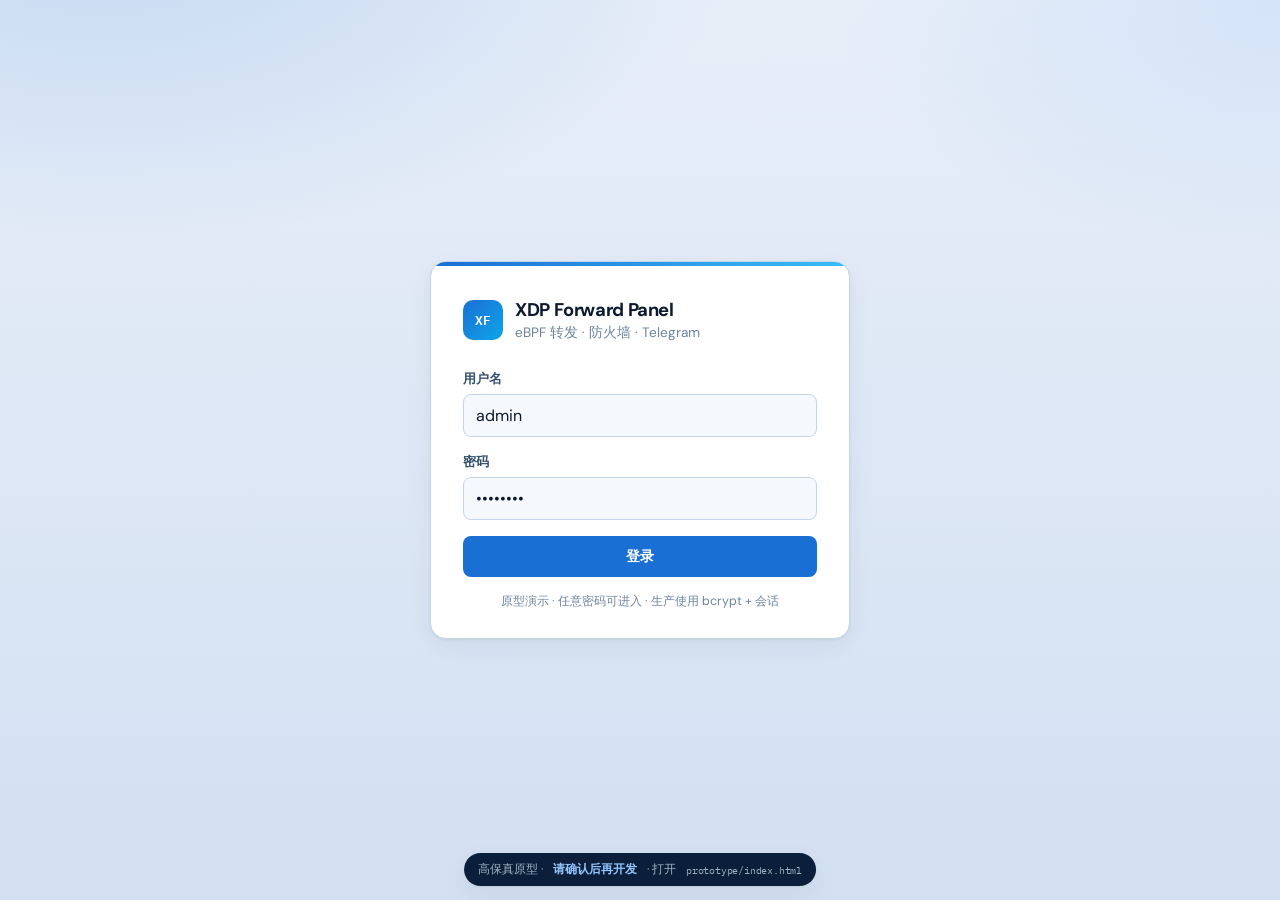
<file: prototype/index.html>
<!DOCTYPE html>
<html lang="zh-CN">
<head>
  <meta charset="UTF-8" />
  <meta name="viewport" content="width=device-width, initial-scale=1" />
  <title>XDP Forward Panel — 原型</title>
  <link rel="preconnect" href="https://fonts.googleapis.com" />
  <link rel="preconnect" href="https://fonts.gstatic.com" crossorigin />
  <link href="https://fonts.googleapis.com/css2?family=DM+Sans:ital,opsz,wght@0,9..40,400;0,9..40,500;0,9..40,600;0,9..40,700;1,9..40,400&family=IBM+Plex+Mono:wght@400;500;600&display=swap" rel="stylesheet" />
  <style>
    :root {
      --bg: #e7eef8;
      --bg-deep: #d3e0f2;
      --surface: #f5f8fc;
      --surface-2: #ffffff;
      --ink: #0b1a2e;
      --ink-soft: #34506e;
      --muted: #6b849e;
      --line: #c5d5e8;
      --accent: #1a6fd4;
      --accent-2: #0f56ad;
      --accent-soft: rgba(26, 111, 212, 0.12);
      --warn: #b45309;
      --warn-soft: rgba(180, 83, 9, 0.12);
      --danger: #b42318;
      --danger-soft: rgba(180, 35, 24, 0.1);
      --ok: #067647;
      --ok-soft: rgba(6, 118, 71, 0.12);
      --info: #175cd3;
      --shadow: 0 1px 2px rgba(11, 26, 46, 0.06), 0 8px 24px rgba(11, 26, 46, 0.06);
      --radius: 10px;
      --font: "DM Sans", system-ui, sans-serif;
      --mono: "IBM Plex Mono", ui-monospace, monospace;
      --nav-w: 232px;
    }

    * { box-sizing: border-box; margin: 0; padding: 0; }
    html, body { min-height: 100%; }
    body {
      font-family: var(--font);
      color: var(--ink);
      background:
        radial-gradient(1200px 600px at 8% -10%, rgba(26, 111, 212, 0.18), transparent 55%),
        radial-gradient(900px 500px at 100% 0%, rgba(56, 139, 253, 0.1), transparent 50%),
        linear-gradient(180deg, var(--bg) 0%, var(--bg-deep) 100%);
      background-attachment: fixed;
    }
    button, input, select { font: inherit; }
    a { color: inherit; text-decoration: none; }
    .mono { font-family: var(--mono); font-size: 0.86em; letter-spacing: -0.02em; }

    /* ——— Login ——— */
    .view { display: none; min-height: 100vh; }
    .view.active { display: block; }
    #view-login.active {
      display: grid;
      place-items: center;
      padding: 32px 16px;
    }
    .login-card {
      width: min(420px, 100%);
      background: var(--surface-2);
      border: 1px solid var(--line);
      border-radius: 16px;
      box-shadow: var(--shadow);
      padding: 36px 32px 28px;
      position: relative;
      overflow: hidden;
    }
    .login-card::before {
      content: "";
      position: absolute;
      inset: 0 0 auto 0;
      height: 4px;
      background: linear-gradient(90deg, #1a6fd4, #38bdf8);
    }
    .brand-mark {
      display: flex;
      align-items: center;
      gap: 12px;
      margin-bottom: 28px;
    }
    .brand-mark .logo {
      width: 40px; height: 40px;
      border-radius: 10px;
      background: linear-gradient(135deg, #1a6fd4, #0ea5e9);
      display: grid; place-items: center;
      color: #fff;
      font-family: var(--mono);
      font-weight: 600;
      font-size: 13px;
    }
    .brand-mark h1 {
      font-size: 1.15rem;
      font-weight: 700;
      letter-spacing: -0.02em;
    }
    .brand-mark p { color: var(--muted); font-size: 0.85rem; margin-top: 2px; }
    .field { margin-bottom: 16px; }
    .field label {
      display: block;
      font-size: 0.8rem;
      font-weight: 600;
      color: var(--ink-soft);
      margin-bottom: 6px;
    }
    .field input, .field select, .field textarea {
      width: 100%;
      border: 1px solid var(--line);
      background: var(--surface);
      border-radius: 8px;
      padding: 10px 12px;
      color: var(--ink);
      outline: none;
      transition: border-color .15s, box-shadow .15s;
    }
    .field input:focus, .field select:focus, .field textarea:focus {
      border-color: var(--accent);
      box-shadow: 0 0 0 3px var(--accent-soft);
    }
    .btn {
      display: inline-flex;
      align-items: center;
      justify-content: center;
      gap: 8px;
      border: 1px solid transparent;
      border-radius: 8px;
      padding: 10px 16px;
      font-weight: 600;
      font-size: 0.9rem;
      cursor: pointer;
      transition: background .15s, border-color .15s, transform .1s;
    }
    .btn:active { transform: translateY(1px); }
    .btn-primary { background: var(--accent); color: #fff; }
    .btn-primary:hover { background: var(--accent-2); }
    .btn-ghost {
      background: transparent;
      border-color: var(--line);
      color: var(--ink-soft);
    }
    .btn-ghost:hover { background: var(--surface); }
    .btn-danger { background: var(--danger); color: #fff; }
    .btn-warn { background: var(--warn); color: #fff; }
    .btn-sm { padding: 6px 10px; font-size: 0.8rem; }
    .btn-block { width: 100%; }
    .login-hint {
      margin-top: 16px;
      font-size: 0.78rem;
      color: var(--muted);
      text-align: center;
    }

    /* ——— App shell ——— */
    #view-app.active { display: grid; grid-template-columns: var(--nav-w) 1fr; min-height: 100vh; }
    .nav {
      background: #0b1f3a;
      color: #d7e4ec;
      padding: 20px 14px;
      display: flex;
      flex-direction: column;
      gap: 4px;
      position: sticky;
      top: 0;
      height: 100vh;
    }
    .nav .brand {
      display: flex;
      align-items: center;
      gap: 10px;
      padding: 6px 10px 18px;
      border-bottom: 1px solid rgba(255,255,255,0.08);
      margin-bottom: 12px;
    }
    .nav .brand .logo {
      width: 32px; height: 32px; border-radius: 8px;
      background: linear-gradient(135deg, #3b82f6, #38bdf8);
      display: grid; place-items: center;
      color: #0b1f3a; font-family: var(--mono); font-weight: 700; font-size: 11px;
    }
    .nav .brand strong { display: block; font-size: 0.92rem; color: #fff; }
    .nav .brand span { font-size: 0.72rem; color: #7f96a6; }
    .nav-item {
      display: flex; align-items: center; gap: 10px;
      padding: 10px 12px;
      border-radius: 8px;
      color: #a8bbc8;
      font-size: 0.9rem;
      font-weight: 500;
      cursor: pointer;
      border: none;
      background: transparent;
      width: 100%;
      text-align: left;
    }
    .nav-item:hover { background: rgba(255,255,255,0.05); color: #fff; }
    .nav-item.active { background: rgba(59, 130, 246, 0.22); color: #93c5fd; }
    .nav-item .ico { width: 18px; opacity: 0.85; text-align: center; font-size: 0.85rem; }
    .nav-foot {
      margin-top: auto;
      padding: 12px 10px;
      border-top: 1px solid rgba(255,255,255,0.08);
      font-size: 0.75rem;
      color: #7f96a6;
    }
    .nav-foot .host { color: #c5d4df; font-family: var(--mono); font-size: 0.72rem; margin-top: 4px; }

    .main { padding: 28px 32px 48px; min-width: 0; }
    .page { display: none; animation: fade .2s ease; }
    .page.active { display: block; }
    @keyframes fade { from { opacity: 0; transform: translateY(4px); } to { opacity: 1; transform: none; } }

    .page-head {
      display: flex;
      flex-wrap: wrap;
      align-items: flex-start;
      justify-content: space-between;
      gap: 16px;
      margin-bottom: 22px;
    }
    .page-head h2 {
      font-size: 1.45rem;
      font-weight: 700;
      letter-spacing: -0.03em;
    }
    .page-head .sub { color: var(--muted); font-size: 0.9rem; margin-top: 4px; }
    .actions { display: flex; flex-wrap: wrap; gap: 8px; }

    .banner {
      display: flex; gap: 12px; align-items: flex-start;
      padding: 12px 14px;
      border-radius: var(--radius);
      border: 1px solid;
      margin-bottom: 18px;
      font-size: 0.88rem;
      line-height: 1.45;
    }
    .banner.warn {
      background: var(--warn-soft);
      border-color: rgba(180, 83, 9, 0.35);
      color: #7a3b04;
    }
    .banner.info {
      background: rgba(23, 92, 211, 0.08);
      border-color: rgba(23, 92, 211, 0.25);
      color: #1849a9;
    }

    .grid { display: grid; gap: 14px; }
    .grid-4 { grid-template-columns: repeat(4, 1fr); }
    .grid-2 { grid-template-columns: repeat(2, 1fr); }
    @media (max-width: 1100px) {
      .grid-4 { grid-template-columns: repeat(2, 1fr); }
      #view-app.active { grid-template-columns: 1fr; }
      .nav { position: relative; height: auto; flex-direction: row; flex-wrap: wrap; }
      .nav-foot { display: none; }
    }
    @media (max-width: 640px) {
      .grid-4, .grid-2 { grid-template-columns: 1fr; }
      .main { padding: 20px 16px 40px; }
    }

    .stat {
      background: var(--surface-2);
      border: 1px solid var(--line);
      border-radius: var(--radius);
      padding: 16px 18px;
      box-shadow: var(--shadow);
    }
    .stat .label { font-size: 0.78rem; color: var(--muted); font-weight: 600; text-transform: uppercase; letter-spacing: 0.04em; }
    .stat .value { font-size: 1.55rem; font-weight: 700; letter-spacing: -0.03em; margin-top: 6px; }
    .stat .meta { font-size: 0.8rem; color: var(--ink-soft); margin-top: 6px; }

    .panel {
      background: var(--surface-2);
      border: 1px solid var(--line);
      border-radius: var(--radius);
      box-shadow: var(--shadow);
      overflow: hidden;
    }
    .panel-h {
      display: flex; align-items: center; justify-content: space-between; gap: 12px;
      padding: 14px 16px;
      border-bottom: 1px solid var(--line);
      background: var(--surface);
    }
    .panel-h h3 { font-size: 0.95rem; font-weight: 650; }
    .panel-b { padding: 0; }

    table { width: 100%; border-collapse: collapse; font-size: 0.88rem; }
    th, td { padding: 11px 14px; text-align: left; border-bottom: 1px solid var(--line); vertical-align: middle; }
    th { font-size: 0.72rem; text-transform: uppercase; letter-spacing: 0.05em; color: var(--muted); font-weight: 650; background: var(--surface); }
    tr:last-child td { border-bottom: none; }
    tr:hover td { background: rgba(26, 111, 212, 0.04); }

    .tag {
      display: inline-flex; align-items: center; gap: 4px;
      padding: 2px 8px;
      border-radius: 999px;
      font-size: 0.72rem;
      font-weight: 650;
      font-family: var(--mono);
    }
    .tag-ok { background: var(--ok-soft); color: var(--ok); }
    .tag-off { background: #eef2f6; color: var(--muted); }
    .tag-warn { background: var(--warn-soft); color: var(--warn); }
    .tag-info { background: rgba(23,92,211,.1); color: var(--info); }
    .tag-danger { background: var(--danger-soft); color: var(--danger); }
    .tag-xdp { background: var(--accent-soft); color: var(--accent-2); }
    .hint { font-size: 0.78rem; color: var(--muted); margin-top: 6px; line-height: 1.4; }
    .ver-row {
      display: flex; align-items: center; justify-content: space-between; gap: 12px;
      padding: 12px 0; border-bottom: 1px solid var(--line);
    }
    .ver-row:last-child { border-bottom: none; }
    .ver-row .name { font-weight: 650; }
    .ver-row .ver { font-family: var(--mono); font-size: 0.82rem; color: var(--ink-soft); }

    .stack-status { display: flex; flex-wrap: wrap; gap: 6px; }
    .toggle {
      width: 42px; height: 24px; border-radius: 999px;
      border: none; background: #c5d4df; position: relative; cursor: pointer;
      transition: background .2s;
    }
    .toggle.on { background: var(--accent); }
    .toggle::after {
      content: ""; position: absolute; top: 3px; left: 3px;
      width: 18px; height: 18px; border-radius: 50%; background: #fff;
      transition: transform .2s; box-shadow: 0 1px 2px rgba(0,0,0,.15);
    }
    .toggle.on::after { transform: translateX(18px); }

    .form-row { display: grid; grid-template-columns: 1fr 1fr; gap: 12px; }
    @media (max-width: 640px) { .form-row { grid-template-columns: 1fr; } }
    .form-box { padding: 16px; }

    /* Modal */
    .modal-backdrop {
      position: fixed; inset: 0;
      background: rgba(15, 28, 36, 0.45);
      display: none; place-items: center;
      padding: 16px; z-index: 50;
      backdrop-filter: blur(2px);
    }
    .modal-backdrop.show { display: grid; }
    .modal {
      width: min(440px, 100%);
      background: var(--surface-2);
      border-radius: 14px;
      border: 1px solid var(--line);
      box-shadow: 0 20px 50px rgba(15,28,36,.2);
      padding: 22px;
    }
    .modal h3 { font-size: 1.05rem; margin-bottom: 8px; }
    .modal p { color: var(--ink-soft); font-size: 0.9rem; line-height: 1.5; margin-bottom: 18px; }
    .modal .row { display: flex; justify-content: flex-end; gap: 8px; }

    .toast {
      position: fixed; right: 20px; bottom: 20px;
      background: #0b1f3a; color: #e8eef2;
      padding: 12px 16px; border-radius: 10px;
      font-size: 0.88rem; box-shadow: var(--shadow);
      opacity: 0; transform: translateY(8px);
      transition: .2s; z-index: 60; pointer-events: none;
    }
    .toast.show { opacity: 1; transform: none; }

    .proto-bar {
      position: fixed; left: 50%; bottom: 14px; transform: translateX(-50%);
      background: #0b1f3a; color: #9fb3c0;
      font-size: 0.75rem; padding: 8px 14px; border-radius: 999px;
      z-index: 40; box-shadow: var(--shadow);
      display: flex; gap: 10px; align-items: center;
      white-space: nowrap;
    }
    .proto-bar strong { color: #93c5fd; font-weight: 600; }
  </style>
</head>
<body>
  <!-- LOGIN -->
  <section id="view-login" class="view active">
    <div class="login-card">
      <div class="brand-mark">
        <div class="logo">XF</div>
        <div>
          <h1>XDP Forward Panel</h1>
          <p>eBPF 转发 · 防火墙 · Telegram</p>
        </div>
      </div>
      <form id="login-form" onsubmit="return doLogin(event)">
        <div class="field">
          <label>用户名</label>
          <input value="admin" autocomplete="username" />
        </div>
        <div class="field">
          <label>密码</label>
          <input type="password" value="••••••••" autocomplete="current-password" />
        </div>
        <button class="btn btn-primary btn-block" type="submit">登录</button>
      </form>
      <p class="login-hint">原型演示 · 任意密码可进入 · 生产使用 bcrypt + 会话</p>
    </div>
  </section>

  <!-- APP -->
  <section id="view-app" class="view">
    <aside class="nav">
      <div class="brand">
        <div class="logo">XF</div>
        <div>
          <strong>XDP Panel</strong>
          <span>v0.1 原型</span>
        </div>
      </div>
      <button class="nav-item active" data-page="dash" onclick="goPage('dash', this)"><span class="ico">▣</span>仪表盘</button>
      <button class="nav-item" data-page="fwd" onclick="goPage('fwd', this)"><span class="ico">⇄</span>转发规则</button>
      <button class="nav-item" data-page="ports" onclick="goPage('ports', this)"><span class="ico">⬡</span>防火墙端口</button>
      <button class="nav-item" data-page="tg" onclick="goPage('tg', this)"><span class="ico">✈</span>Telegram</button>
      <button class="nav-item" data-page="logs" onclick="goPage('logs', this)"><span class="ico">≡</span>操作日志</button>
      <button class="nav-item" data-page="settings" onclick="goPage('settings', this)"><span class="ico">⚙</span>面板设置</button>
      <div class="nav-foot">
        主机
        <div class="host">Breadcloud-jp · :2888</div>
        <button class="btn btn-ghost btn-sm" style="margin-top:10px;width:100%;color:#a8bbc8;border-color:rgba(255,255,255,.12)" onclick="doLogout()">退出登录</button>
      </div>
    </aside>

    <div class="main">
      <!-- DASHBOARD -->
      <div id="page-dash" class="page active">
        <div class="page-head">
          <div>
            <h2>仪表盘</h2>
            <p class="sub">主机状态、XDP 模式与流量概览</p>
          </div>
          <div class="actions">
            <button class="btn btn-ghost btn-sm" onclick="toast('已刷新（原型）')">刷新</button>
          </div>
        </div>

        <div class="banner warn">
          <strong>⚠</strong>
          <div>
            <strong>XDP 在 netfilter 之前执行。</strong>
            命中转发规则的流量会绕过 ufw / nftables / iptables。面板端口与本机监听状态仍会标注「XDP 占用」。
          </div>
        </div>

        <div class="grid grid-4" style="margin-bottom:16px">
          <div class="stat">
            <div class="label">XDP 模式</div>
            <div class="value" style="color:var(--accent)">native</div>
            <div class="meta">eth0 · 驱动支持</div>
          </div>
          <div class="stat">
            <div class="label">转发规则</div>
            <div class="value">3</div>
            <div class="meta">2 启用 · 1 停用</div>
          </div>
          <div class="stat">
            <div class="label">开放端口</div>
            <div class="value">5</div>
            <div class="meta">后端：nftables</div>
          </div>
          <div class="stat">
            <div class="label">今日转发</div>
            <div class="value">1.2<span style="font-size:.9rem"> GB</span></div>
            <div class="meta">4.8M packets</div>
          </div>
        </div>

        <div class="grid grid-2">
          <div class="panel">
            <div class="panel-h"><h3>活跃转发（Top）</h3><span class="tag tag-info">实时</span></div>
            <div class="panel-b">
              <table>
                <thead><tr><th>规则</th><th>协议</th><th>包数</th><th>字节</th></tr></thead>
                <tbody>
                  <tr>
                    <td class="mono">:8080 → 1.2.3.4:80</td>
                    <td><span class="tag tag-ok">tcp</span></td>
                    <td class="mono">2.1M</td>
                    <td class="mono">890 MB</td>
                  </tr>
                  <tr>
                    <td class="mono">:8443 → 1.2.3.4:443</td>
                    <td><span class="tag tag-ok">tcp</span></td>
                    <td class="mono">980K</td>
                    <td class="mono">310 MB</td>
                  </tr>
                  <tr>
                    <td class="mono">:5300 → 8.8.8.8:53</td>
                    <td><span class="tag tag-info">udp</span></td>
                    <td class="mono">12K</td>
                    <td class="mono">1.8 MB</td>
                  </tr>
                </tbody>
              </table>
            </div>
          </div>
          <div class="panel">
            <div class="panel-h"><h3>系统探测</h3></div>
            <div class="panel-b">
              <table>
                <tbody>
                  <tr><td>内核</td><td class="mono">5.15.0-119-generic</td></tr>
                  <tr><td>发行版</td><td class="mono">Ubuntu 22.04.5 LTS</td></tr>
                  <tr><td>防火墙后端</td><td><span class="tag tag-ok">nftables</span></td></tr>
                  <tr><td>SNAT 保留口</td><td class="mono">40000-49999</td></tr>
                  <tr><td>TG Bot</td><td><span class="tag tag-ok">online</span></td></tr>
                  <tr><td>面板监听</td><td class="mono">0.0.0.0:2888</td></tr>
                </tbody>
              </table>
            </div>
          </div>
        </div>
      </div>

      <!-- FORWARD -->
      <div id="page-fwd" class="page">
        <div class="page-head">
          <div>
            <h2>转发规则</h2>
            <p class="sub">XDP DNAT+SNAT · IPv4 · 非分片</p>
          </div>
          <div class="actions">
            <button class="btn btn-primary" onclick="openModal('modal-add-fwd')">＋ 添加规则</button>
          </div>
        </div>
        <div class="banner info">
          <strong>ℹ</strong>
          <div>加载顺序：native → generic。两种都失败则服务报错启动失败，不会静默降级到其他转发方案。</div>
        </div>
        <div class="panel">
          <div class="panel-b">
            <table>
              <thead>
                <tr>
                  <th>ID</th><th>本地端口</th><th>目标</th><th>协议</th>
                  <th>状态</th><th>包 / 字节</th><th>操作</th>
                </tr>
              </thead>
              <tbody>
                <tr>
                  <td class="mono">#1</td>
                  <td class="mono">8080</td>
                  <td class="mono">1.2.3.4:80</td>
                  <td><span class="tag tag-ok">tcp</span></td>
                  <td><span class="tag tag-ok">enabled</span></td>
                  <td class="mono">2.1M / 890MB</td>
                  <td>
                    <button class="btn btn-ghost btn-sm" onclick="toast('已停用 #1')">停用</button>
                    <button class="btn btn-ghost btn-sm" onclick="confirmDanger('删除转发 #1？', '此操作会立刻停止 XDP 映射。')">删除</button>
                  </td>
                </tr>
                <tr>
                  <td class="mono">#2</td>
                  <td class="mono">8443</td>
                  <td class="mono">1.2.3.4:443</td>
                  <td><span class="tag tag-ok">tcp</span></td>
                  <td><span class="tag tag-ok">enabled</span></td>
                  <td class="mono">980K / 310MB</td>
                  <td>
                    <button class="btn btn-ghost btn-sm" onclick="toast('已停用 #2')">停用</button>
                    <button class="btn btn-ghost btn-sm" onclick="confirmDanger('删除转发 #2？', '此操作会立刻停止 XDP 映射。')">删除</button>
                  </td>
                </tr>
                <tr>
                  <td class="mono">#3</td>
                  <td class="mono">5300</td>
                  <td class="mono">8.8.8.8:53</td>
                  <td><span class="tag tag-info">udp</span></td>
                  <td><span class="tag tag-off">disabled</span></td>
                  <td class="mono">12K / 1.8MB</td>
                  <td>
                    <button class="btn btn-ghost btn-sm" onclick="toast('已启用 #3')">启用</button>
                    <button class="btn btn-ghost btn-sm" onclick="confirmDanger('删除转发 #3？', '此操作会立刻停止 XDP 映射。')">删除</button>
                  </td>
                </tr>
              </tbody>
            </table>
          </div>
        </div>
      </div>

      <!-- PORTS -->
      <div id="page-ports" class="page">
        <div class="page-head">
          <div>
            <h2>防火墙端口</h2>
            <p class="sub">三层状态：防火墙 · 本机监听 · XDP 占用</p>
          </div>
          <div class="actions">
            <button class="btn btn-primary" onclick="openModal('modal-open-port')">打开端口</button>
          </div>
        </div>
        <div class="banner warn">
          <strong>⚠</strong>
          <div>关闭 <strong>SSH（本机 22282）</strong> 或 <strong>面板 2888</strong> 需要二次确认。当前防火墙后端：<span class="mono">nftables</span></div>
        </div>
        <div class="panel">
          <div class="panel-b">
            <table>
              <thead>
                <tr>
                  <th>端口</th><th>协议</th>
                  <th>防火墙</th><th>本机监听</th><th>XDP</th>
                  <th>开关</th>
                </tr>
              </thead>
              <tbody>
                <tr>
                  <td class="mono">22282 <span class="tag tag-warn">SSH</span></td>
                  <td>tcp</td>
                  <td><span class="tag tag-ok">open</span></td>
                  <td><span class="tag tag-ok">sshd</span></td>
                  <td><span class="tag tag-off">—</span></td>
                  <td><button class="toggle on" title="关闭需确认" onclick="confirmDanger('关闭 SSH 端口 22282？', '可能导致无法远程登录。请确认有控制台备用。', this)"></button></td>
                </tr>
                <tr>
                  <td class="mono">2888 <span class="tag tag-warn">Panel</span></td>
                  <td>tcp</td>
                  <td><span class="tag tag-ok">open</span></td>
                  <td><span class="tag tag-ok">xdp-panel</span></td>
                  <td><span class="tag tag-off">—</span></td>
                  <td><button class="toggle on" onclick="confirmDanger('关闭面板端口 2888？', '关闭后 Web 面板将无法访问。', this)"></button></td>
                </tr>
                <tr>
                  <td class="mono">80</td>
                  <td>tcp</td>
                  <td><span class="tag tag-ok">open</span></td>
                  <td><span class="tag tag-off">无</span></td>
                  <td><span class="tag tag-off">—</span></td>
                  <td><button class="toggle on" onclick="this.classList.toggle('on'); toast(this.classList.contains('on')?'已打开 80':'已关闭 80')"></button></td>
                </tr>
                <tr>
                  <td class="mono">8080</td>
                  <td>tcp</td>
                  <td><span class="tag tag-ok">open</span></td>
                  <td><span class="tag tag-off">无</span></td>
                  <td><span class="tag tag-xdp">fwd #1</span></td>
                  <td><button class="toggle on" onclick="this.classList.toggle('on'); toast('注意：XDP 仍可能转发此端口')"></button></td>
                </tr>
                <tr>
                  <td class="mono">443</td>
                  <td>tcp</td>
                  <td><span class="tag tag-off">closed</span></td>
                  <td><span class="tag tag-off">无</span></td>
                  <td><span class="tag tag-off">—</span></td>
                  <td><button class="toggle" onclick="this.classList.toggle('on'); toast(this.classList.contains('on')?'已打开 443':'已关闭 443')"></button></td>
                </tr>
              </tbody>
            </table>
          </div>
        </div>
      </div>

      <!-- TG -->
      <div id="page-tg" class="page">
        <div class="page-head">
          <div>
            <h2>Telegram 设置</h2>
            <p class="sub">仅白名单管理员 ID 可操作；危险命令需按钮确认</p>
          </div>
        </div>
        <div class="grid grid-2">
          <div class="panel">
            <div class="panel-h"><h3>Bot 配置</h3><span class="tag tag-ok">已连接</span></div>
            <div class="form-box">
              <div class="field">
                <label>Bot Token</label>
                <input class="mono" type="password" value="123456:AAHxxxxxxxx" />
              </div>
              <div class="field">
                <label>管理员 ID（逗号分隔）</label>
                <input class="mono" value="10001,10002" />
              </div>
              <div class="field">
                <label>启用机器人</label>
                <button class="toggle on" onclick="this.classList.toggle('on')"></button>
              </div>
              <button class="btn btn-primary" onclick="toast('已保存 TG 设置（原型）')">保存</button>
            </div>
          </div>
          <div class="panel">
            <div class="panel-h"><h3>支持命令</h3></div>
            <div class="panel-b">
              <table>
                <tbody>
                  <tr><td class="mono">/status</td><td>主机与 XDP 状态</td></tr>
                  <tr><td class="mono">/ports</td><td>端口三层状态</td></tr>
                  <tr><td class="mono">/open 80 tcp</td><td>打开防火墙端口</td></tr>
                  <tr><td class="mono">/close 80 tcp</td><td>关闭（按钮确认）</td></tr>
                  <tr><td class="mono">/fwd add …</td><td>添加转发规则</td></tr>
                  <tr><td class="mono">/fwd del &lt;id&gt;</td><td>删除（按钮确认）</td></tr>
                  <tr><td class="mono">/fwd list</td><td>规则列表</td></tr>
                  <tr><td class="mono">/stats</td><td>流量统计</td></tr>
                </tbody>
              </table>
            </div>
          </div>
        </div>
      </div>

      <!-- LOGS -->
      <div id="page-logs" class="page">
        <div class="page-head">
          <div>
            <h2>操作日志</h2>
            <p class="sub">Web / Telegram 操作审计</p>
          </div>
          <div class="actions">
            <button class="btn btn-ghost btn-sm" onclick="toast('已导出（原型）')">导出</button>
          </div>
        </div>
        <div class="panel">
          <div class="panel-b">
            <table>
              <thead>
                <tr><th>时间</th><th>来源</th><th>操作者</th><th>动作</th><th>结果</th></tr>
              </thead>
              <tbody>
                <tr>
                  <td class="mono">2026-11-06 10:21:03</td>
                  <td><span class="tag tag-info">web</span></td>
                  <td>admin</td>
                  <td class="mono">fwd.add 8080→1.2.3.4:80 tcp</td>
                  <td><span class="tag tag-ok">ok</span></td>
                </tr>
                <tr>
                  <td class="mono">2026-11-06 10:18:44</td>
                  <td><span class="tag tag-xdp">tg</span></td>
                  <td class="mono">uid:10001</td>
                  <td class="mono">ports.open 80 tcp</td>
                  <td><span class="tag tag-ok">ok</span></td>
                </tr>
                <tr>
                  <td class="mono">2026-11-06 09:55:12</td>
                  <td><span class="tag tag-xdp">tg</span></td>
                  <td class="mono">uid:10001</td>
                  <td class="mono">ports.close 22282 tcp</td>
                  <td><span class="tag tag-warn">cancelled</span></td>
                </tr>
                <tr>
                  <td class="mono">2026-11-06 09:40:01</td>
                  <td><span class="tag tag-info">web</span></td>
                  <td>admin</td>
                  <td class="mono">auth.login</td>
                  <td><span class="tag tag-ok">ok</span></td>
                </tr>
              </tbody>
            </table>
          </div>
        </div>
      </div>

      <!-- SETTINGS -->
      <div id="page-settings" class="page">
        <div class="page-head">
          <div>
            <h2>面板设置</h2>
            <p class="sub">更新、访问路径、账号与 TLS</p>
          </div>
        </div>

        <div class="grid grid-2" style="margin-bottom:14px">
          <div class="panel">
            <div class="panel-h"><h3>版本与更新</h3><span class="tag tag-info">自动检查</span></div>
            <div class="form-box">
              <div class="ver-row">
                <div>
                  <div class="name">面板程序</div>
                  <div class="ver">当前 v0.1.0 · 最新 v0.1.0</div>
                </div>
                <button class="btn btn-ghost btn-sm" onclick="toast('已是最新面板（原型）')">检查更新</button>
              </div>
              <div class="ver-row">
                <div>
                  <div class="name">转发内核（XDP/BPF）</div>
                  <div class="ver">当前 bpf 0.1.0 · 与面板配套</div>
                </div>
                <button class="btn btn-primary btn-sm" onclick="confirmDanger('更新转发内核？', '将重新加载 XDP 程序，短时可能中断转发流量。')">更新内核</button>
              </div>
              <div class="field" style="margin-top:12px;margin-bottom:0">
                <label>自动更新</label>
                <div style="display:flex;align-items:center;gap:12px">
                  <button class="toggle on" onclick="this.classList.toggle('on')"></button>
                  <span class="hint" style="margin:0">安装脚本定时拉取面板与 BPF；有更新则替换并重启服务</span>
                </div>
              </div>
            </div>
          </div>

          <div class="panel">
            <div class="panel-h"><h3>访问与路径</h3></div>
            <div class="form-box">
              <div class="field">
                <label>面板监听端口</label>
                <input class="mono" value="2888" />
                <p class="hint">生产 HTTPS 自签证书由安装脚本生成；改端口后需放行防火墙。</p>
              </div>
              <div class="field">
                <label>Web 访问路径前缀</label>
                <input class="mono" value="/" placeholder="/" />
                <p class="hint">例如设为 <span class="mono">/xfpanel/</span>，则登录地址为 <span class="mono">https://ip:2888/xfpanel/</span>，降低被扫概率。</p>
              </div>
              <div class="field">
                <label>绑定地址</label>
                <select>
                  <option>0.0.0.0（全部网卡）</option>
                  <option>127.0.0.1（仅本机）</option>
                </select>
              </div>
              <button class="btn btn-primary" onclick="toast('访问设置已保存（原型）')">保存</button>
            </div>
          </div>
        </div>

        <div class="grid grid-2">
          <div class="panel">
            <div class="panel-h"><h3>账号</h3></div>
            <div class="form-box">
              <div class="field">
                <label>用户名</label>
                <input value="admin" />
              </div>
              <div class="field">
                <label>新密码</label>
                <input type="password" placeholder="留空则不修改" />
              </div>
              <div class="field">
                <label>确认新密码</label>
                <input type="password" placeholder="再次输入" />
              </div>
              <p class="hint" style="margin-bottom:12px">安装时随机生成初始密码并打印到终端；此处可改用户名与密码（bcrypt）。</p>
              <button class="btn btn-primary" onclick="toast('账号已更新（原型）')">保存账号</button>
            </div>
          </div>

          <div class="panel">
            <div class="panel-h"><h3>转发与 TLS</h3></div>
            <div class="form-box">
              <div class="field">
                <label>SNAT 保留端口段</label>
                <input class="mono" value="40000-49999" />
                <p class="hint">写入 <span class="mono">ip_local_reserved_ports</span>，仅禁止内核把这段分给本机服务；<strong>不会</strong>打开防火墙。避免与 XDP SNAT 抢端口。</p>
              </div>
              <div class="field">
                <label>TLS 证书</label>
                <div class="stack-status">
                  <span class="tag tag-ok">自签 · 有效</span>
                  <span class="tag tag-info">自动续签脚本</span>
                </div>
                <p class="hint">安装时生成自签证书；到期由更新任务轮换。浏览器会提示不受信任，属预期。</p>
              </div>
              <div class="field">
                <label>更新通道 URL</label>
                <input class="mono" value="https://example.com/xdp-forward-panel/releases" />
              </div>
              <button class="btn btn-ghost" onclick="toast('已重新生成自签证书（原型）')">重新生成证书</button>
              <button class="btn btn-primary" onclick="toast('转发/TLS 设置已保存（原型）')">保存</button>
            </div>
          </div>
        </div>
      </div>
    </div>
  </section>

  <!-- Modals -->
  <div id="modal-add-fwd" class="modal-backdrop" onclick="backdropClose(event, this)">
    <div class="modal">
      <h3>添加转发规则</h3>
      <p>本地端口命中后 DNAT+SNAT 到目标。仅 IPv4。</p>
      <div class="form-row">
        <div class="field"><label>本地端口</label><input class="mono" placeholder="8080" /></div>
        <div class="field"><label>协议</label><select><option>tcp</option><option>udp</option></select></div>
      </div>
      <div class="form-row">
        <div class="field"><label>目标 IP</label><input class="mono" placeholder="1.2.3.4" /></div>
        <div class="field"><label>目标端口</label><input class="mono" placeholder="80" /></div>
      </div>
      <div class="row">
        <button class="btn btn-ghost" onclick="closeModals()">取消</button>
        <button class="btn btn-primary" onclick="closeModals(); toast('规则已添加（原型）')">创建</button>
      </div>
    </div>
  </div>

  <div id="modal-open-port" class="modal-backdrop" onclick="backdropClose(event, this)">
    <div class="modal">
      <h3>打开端口</h3>
      <p>写入当前检测到的防火墙后端（nftables）。</p>
      <div class="form-row">
        <div class="field"><label>端口</label><input class="mono" placeholder="80" /></div>
        <div class="field"><label>协议</label><select><option>tcp</option><option>udp</option></select></div>
      </div>
      <div class="row">
        <button class="btn btn-ghost" onclick="closeModals()">取消</button>
        <button class="btn btn-primary" onclick="closeModals(); toast('端口已打开（原型）')">打开</button>
      </div>
    </div>
  </div>

  <div id="modal-danger" class="modal-backdrop" onclick="backdropClose(event, this)">
    <div class="modal">
      <h3 id="danger-title">确认危险操作</h3>
      <p id="danger-body">此操作不可轻易撤销。</p>
      <div class="row">
        <button class="btn btn-ghost" onclick="closeModals()">取消</button>
        <button class="btn btn-danger" onclick="closeModals(); toast('已确认（原型）')">确认执行</button>
      </div>
    </div>
  </div>

  <div class="toast" id="toast"></div>
  <div class="proto-bar">高保真原型 · <strong>请确认后再开发</strong> · 打开 <span class="mono">prototype/index.html</span></div>

  <script>
    function doLogin(e) {
      e.preventDefault();
      document.getElementById('view-login').classList.remove('active');
      document.getElementById('view-app').classList.add('active');
      return false;
    }
    function doLogout() {
      document.getElementById('view-app').classList.remove('active');
      document.getElementById('view-login').classList.add('active');
    }
    function goPage(id, el) {
      document.querySelectorAll('.page').forEach(p => p.classList.remove('active'));
      document.getElementById('page-' + id).classList.add('active');
      document.querySelectorAll('.nav-item').forEach(n => n.classList.remove('active'));
      if (el) el.classList.add('active');
    }
    function openModal(id) {
      document.getElementById(id).classList.add('show');
    }
    function closeModals() {
      document.querySelectorAll('.modal-backdrop').forEach(m => m.classList.remove('show'));
    }
    function backdropClose(e, el) {
      if (e.target === el) closeModals();
    }
    function confirmDanger(title, body, toggleEl) {
      document.getElementById('danger-title').textContent = title;
      document.getElementById('danger-body').textContent = body;
      openModal('modal-danger');
      if (toggleEl) {
        // prototype: keep on until confirmed — no state change
      }
    }
    function toast(msg) {
      const t = document.getElementById('toast');
      t.textContent = msg;
      t.classList.add('show');
      clearTimeout(window.__tt);
      window.__tt = setTimeout(() => t.classList.remove('show'), 2200);
    }
  </script>
</body>
</html>
</file>
